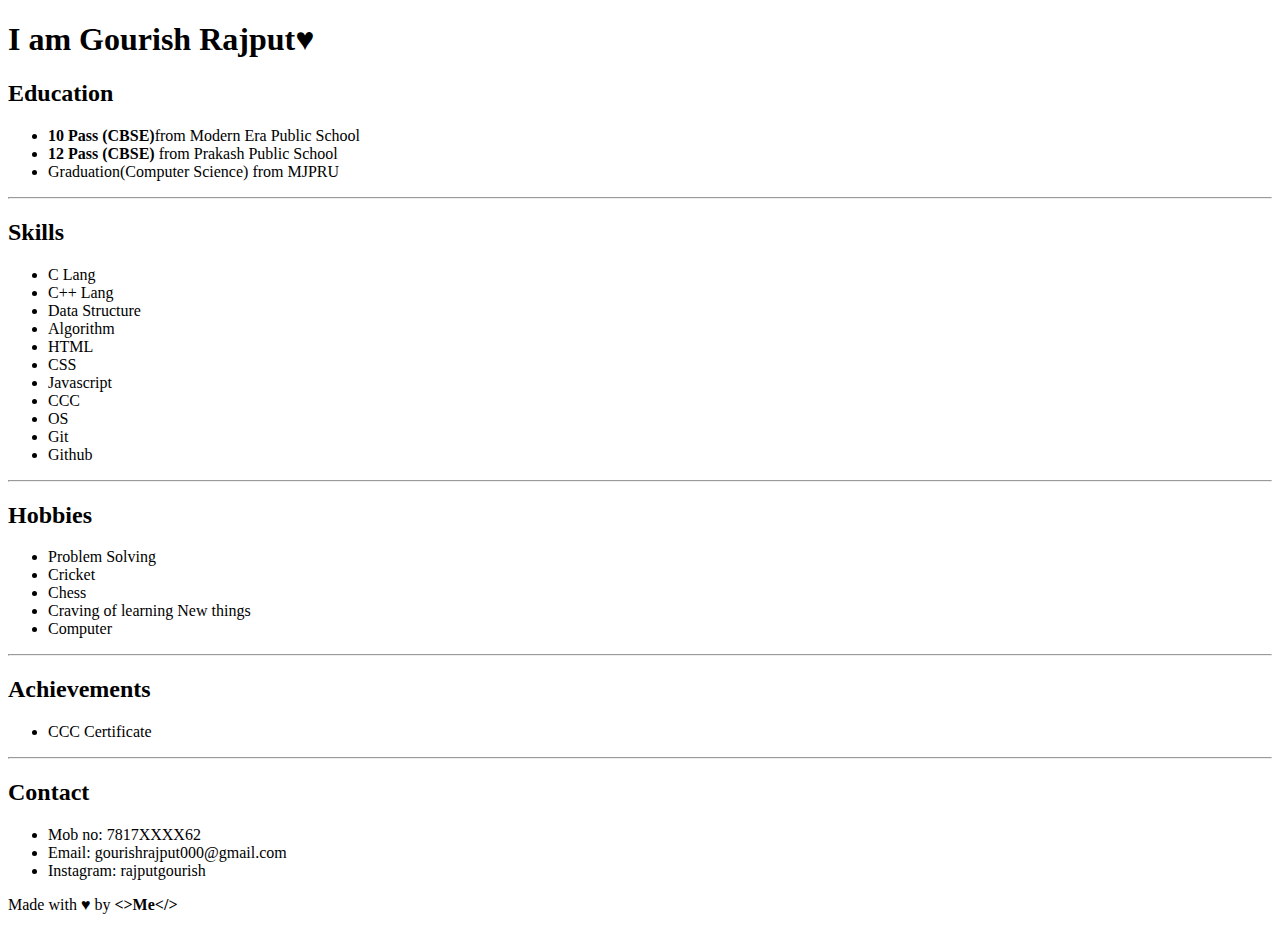
<file: 01-pure-html-portfolio/index.html>
<!DOCTYPE html>
<html lang="en">

<head>
    <meta charset="UTF-8">
    <meta name="viewport" content="width=device-width, initial-scale=1.0">
    <title>My Portfolio - Pure HTML</title>
</head>

<body>
    <header>
        <h1>I am Gourish Rajput&hearts;</h1>
        <!-- <img src="myimg.jpg" alt="my image" width="200px"> -->
    </header>
    <section>
        <h2>Education</h2>
        <ul>
            <li><b>10 Pass (CBSE)</b>from Modern Era Public School</li>
            <li><b>12 Pass (CBSE)</b> from Prakash Public School</li>
            <li>Graduation(Computer Science) from MJPRU</li>
        </ul>
    </section>
    <hr>
    <section>
        <h2>Skills</h2>
        <ul>
            <li>C Lang</li>
            <li>C++ Lang</li>
            <li>Data Structure</li>
            <li>Algorithm</li>
            <li>HTML</li>
            <li>CSS</li>
            <li>Javascript</li>
            <li>CCC</li>
            <li>OS</li>
            <li>Git</li>
            <li>Github</li>
        </ul>
    </section>
    <hr>
    <section>
        <h2>Hobbies</h2>
        <ul>
            <li>Problem Solving</li>
            <li>Cricket</li>
            <li>Chess</li>
            <li>Craving of learning New things</li>
            <li>Computer</li>
        </ul>
    </section>
    <hr>
    <section>
        <h2>Achievements</h2>
        <ul>
            <li>CCC Certificate</li>
        </ul>
    </section>
    <hr>
    <footer>
        <h2>Contact</h2>
        <ul>
            <li>Mob no: 7817XXXX62</li>
            <li>Email: gourishrajput000@gmail.com</li>
            <li>Instagram: rajputgourish</li>
        </ul>

        <p>Made with &hearts; by <b> &lt;&gt;Me&lt;/&gt;</b></p>
    </footer>
</body>

</html>
</file>
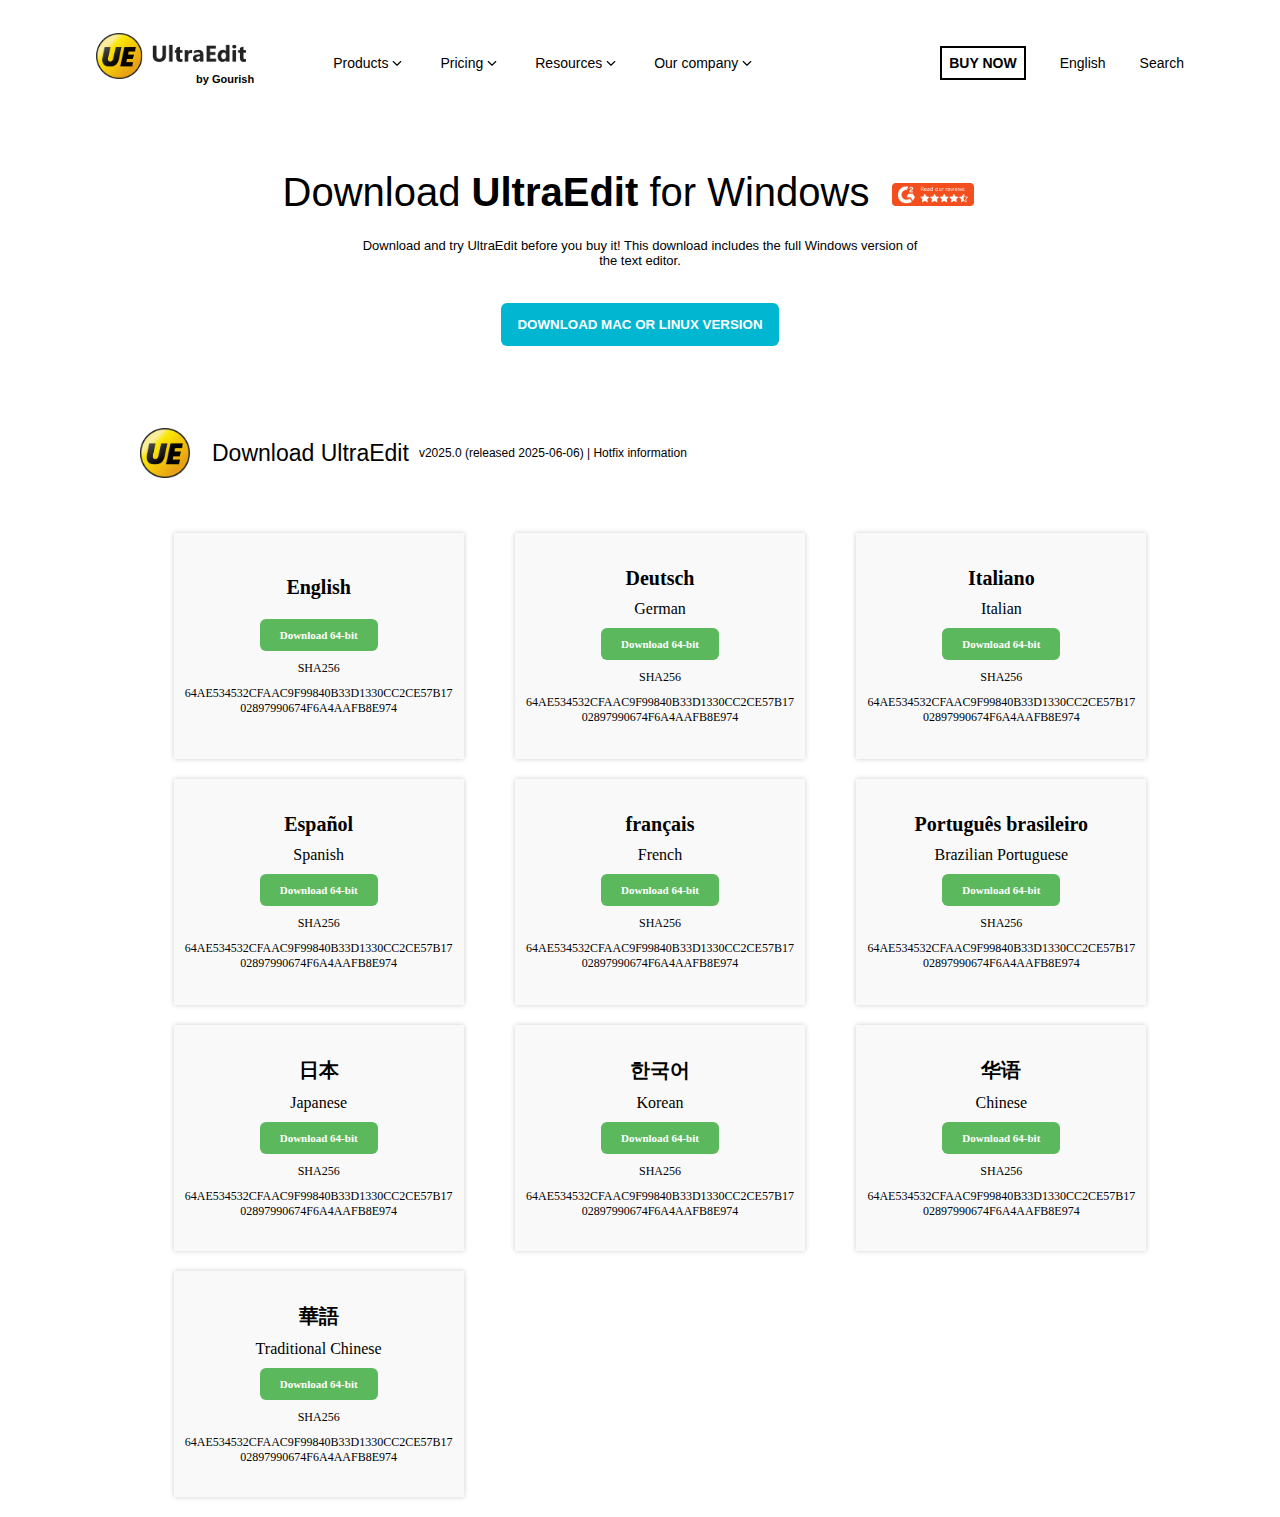
<file: 03-ultraedit-clone/index.html>
<!DOCTYPE html>
<html lang="en">

<head>
    <meta charset="UTF-8">
    <meta name="viewport" content="width=device-width, initial-scale=1.0">
    <title>UltraEdit Landing Page Clone (HTML & CSS)</title>
    <link rel="shortcut icon" href="favicon.ico" type="image/x-icon">
    <link rel="stylesheet" href="style.css">
</head>

<body>
    <header>
        <nav>
            <div class="logo">
                <img src="./assets/image.png" alt="logo">
                <sub>by Gourish</sub>
            </div>
            <div class="right">
                <ul>
                    <li><span>Products</span> <img src="./assets/down.svg" alt="downarrow"> </li>
                    <li><span>Pricing</span> <img src="./assets/down.svg" alt="downarrow"> </li>
                    <li><span>Resources</span> <img src="./assets/down.svg" alt="downarrow"> </li>
                    <li><span>Our company</span> <img src="./assets/down.svg" alt="downarrow"> </li>
                    <li class="end">BUY NOW</li>
                    <li>English</li>
                    <li>Search</li>
                </ul>
            </div>
        </nav>
    </header>

    <main>
        <section class="first">
            <span>Download <b>UltraEdit</b> for Windows<img src="./assets/image copy 2.png" alt="image"
                    width="60px"></span>
            <div>
                <p>Download and try UltraEdit before you buy it! This download includes the full Windows version of the
                    text editor.</p>
            </div>
            <div> <button class="btn">Download Mac or Linux version
                </button>
            </div>
        </section>

        <section class="second">
            <div class="download">
                <img src="./assets/image copy.png" alt="logo" width="50px">
                <span>Download UltraEdit</span>
                <span class="small"> v2025.0 (released 2025-06-06) | Hotfix information</span>
            </div>

            <div class="container">
                <div class="item">
                    <div class="item-lang">English</div>
                    <p class="translate"></p>
                    <a href="./assets/uex_23.0.0.21_amd64.deb" download="">Download 64-bit</a>
                    <p class="cursor small">SHA256</p>
                    <p class="cursor small"> 64AE534532CFAAC9F99840B33D1330CC2CE57B1702897990674F6A4AAFB8E974
                    </p>

                </div>
                <div class="item">
                    <div class="item-lang">Deutsch</div>
                    <p class="translate">German</p>
                    <a href="./assets/uex_23.0.0.21_amd64.deb" download="">Download 64-bit</a>
                    <p class="cursor small">SHA256</p>
                    <p class="cursor small"> 64AE534532CFAAC9F99840B33D1330CC2CE57B1702897990674F6A4AAFB8E974
                    </p>
                </div>
                <div class="item">
                    <div class="item-lang">Italiano</div>
                    <p class="translate">Italian</p>
                    <a href="./assets/uex_23.0.0.21_amd64.deb" download="">Download 64-bit</a>
                    <p class="cursor small">SHA256</p>
                    <p class="cursor small"> 64AE534532CFAAC9F99840B33D1330CC2CE57B1702897990674F6A4AAFB8E974
                    </p>
                </div>
                <div class="item">
                    <div class="item-lang">Español</div>
                    <p class="translate">Spanish</p>
                    <a href="./assets/uex_23.0.0.21_amd64.deb" download="">Download 64-bit</a>
                    <p class="cursor small">SHA256</p>
                    <p class="cursor small"> 64AE534532CFAAC9F99840B33D1330CC2CE57B1702897990674F6A4AAFB8E974
                    </p>
                </div>
                <div class="item">
                    <div class="item-lang">français</div>
                    <p class="translate">French</p>
                    <a href="./assets/uex_23.0.0.21_amd64.deb" download="">Download 64-bit</a>
                    <p class="cursor small">SHA256</p>
                    <p class="cursor small"> 64AE534532CFAAC9F99840B33D1330CC2CE57B1702897990674F6A4AAFB8E974
                    </p>
                </div>
                <div class="item">
                    <div class="item-lang">Português brasileiro</div>
                    <p class="translate">Brazilian Portuguese</p>
                    <a href="./assets/uex_23.0.0.21_amd64.deb" download="">Download 64-bit</a>
                    <p class="cursor small">SHA256</p>
                    <p class="cursor small"> 64AE534532CFAAC9F99840B33D1330CC2CE57B1702897990674F6A4AAFB8E974
                    </p>
                </div>
                <div class="item">
                    <div class="item-lang">日本</div>
                    <p class="translate">Japanese</p>
                    <a href="./assets/uex_23.0.0.21_amd64.deb" download="">Download 64-bit</a>
                    <p class="cursor small">SHA256</p>
                    <p class="cursor small"> 64AE534532CFAAC9F99840B33D1330CC2CE57B1702897990674F6A4AAFB8E974
                    </p>
                </div>
                <div class="item">
                    <div class="item-lang">한국어</div>
                    <p class="translate">Korean</p>
                    <a href="./assets/uex_23.0.0.21_amd64.deb" download="">Download 64-bit</a>
                    <p class="cursor small">SHA256</p>
                    <p class="cursor small"> 64AE534532CFAAC9F99840B33D1330CC2CE57B1702897990674F6A4AAFB8E974
                    </p>
                </div>
                <div class="item">
                    <div class="item-lang">华语</div>
                    <p class="translate">Chinese</p>
                    <a href="./assets/uex_23.0.0.21_amd64.deb" download="">Download 64-bit</a>
                    <p class="cursor small">SHA256</p>
                    <p class="cursor small"> 64AE534532CFAAC9F99840B33D1330CC2CE57B1702897990674F6A4AAFB8E974
                    </p>
                </div>
                <div class="item">
                    <div class="item-lang">華語</div>
                    <p class="translate">Traditional Chinese</p>
                    <a href="./assets/uex_23.0.0.21_amd64.deb" download="">Download 64-bit</a>
                    <p class="cursor small">SHA256</p>
                    <p class="cursor small"> 64AE534532CFAAC9F99840B33D1330CC2CE57B1702897990674F6A4AAFB8E974
                    </p>
                </div>
            </div>
        </section>
    </main>
</body>

</html>
</file>
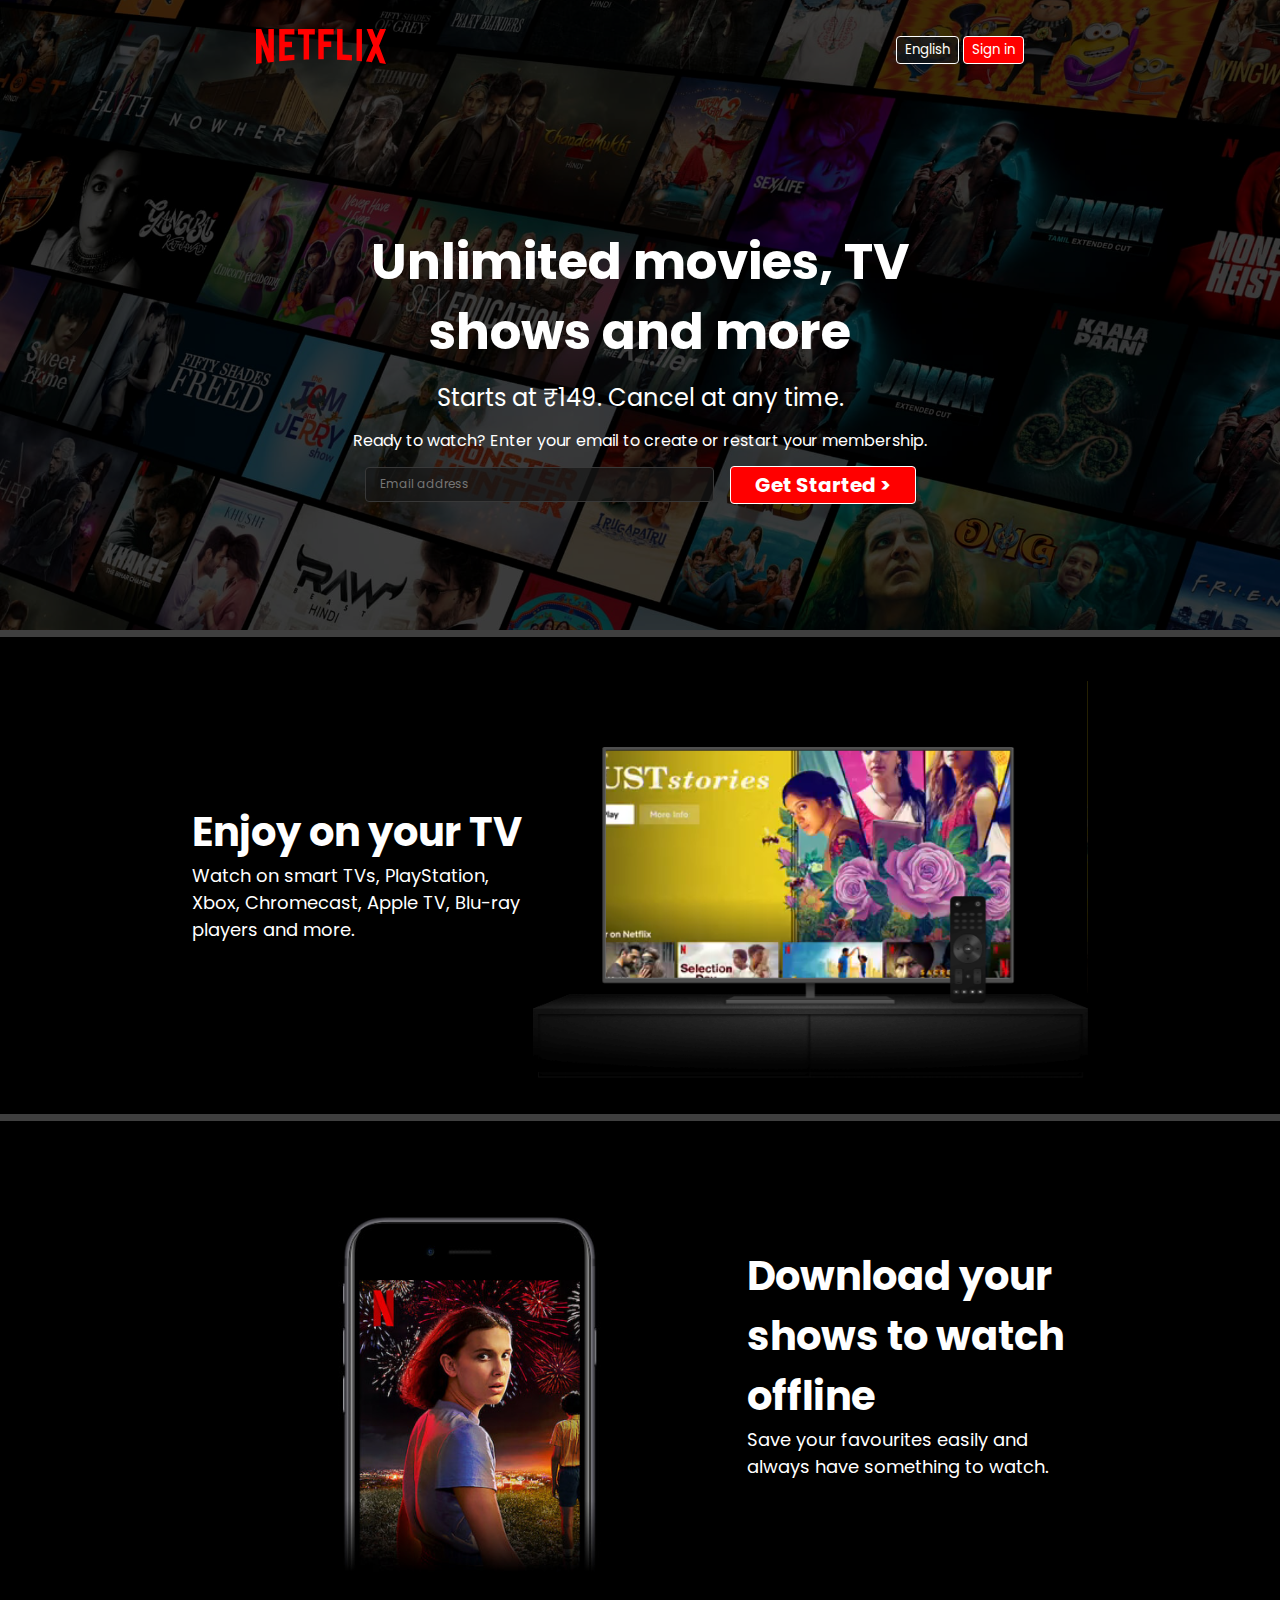
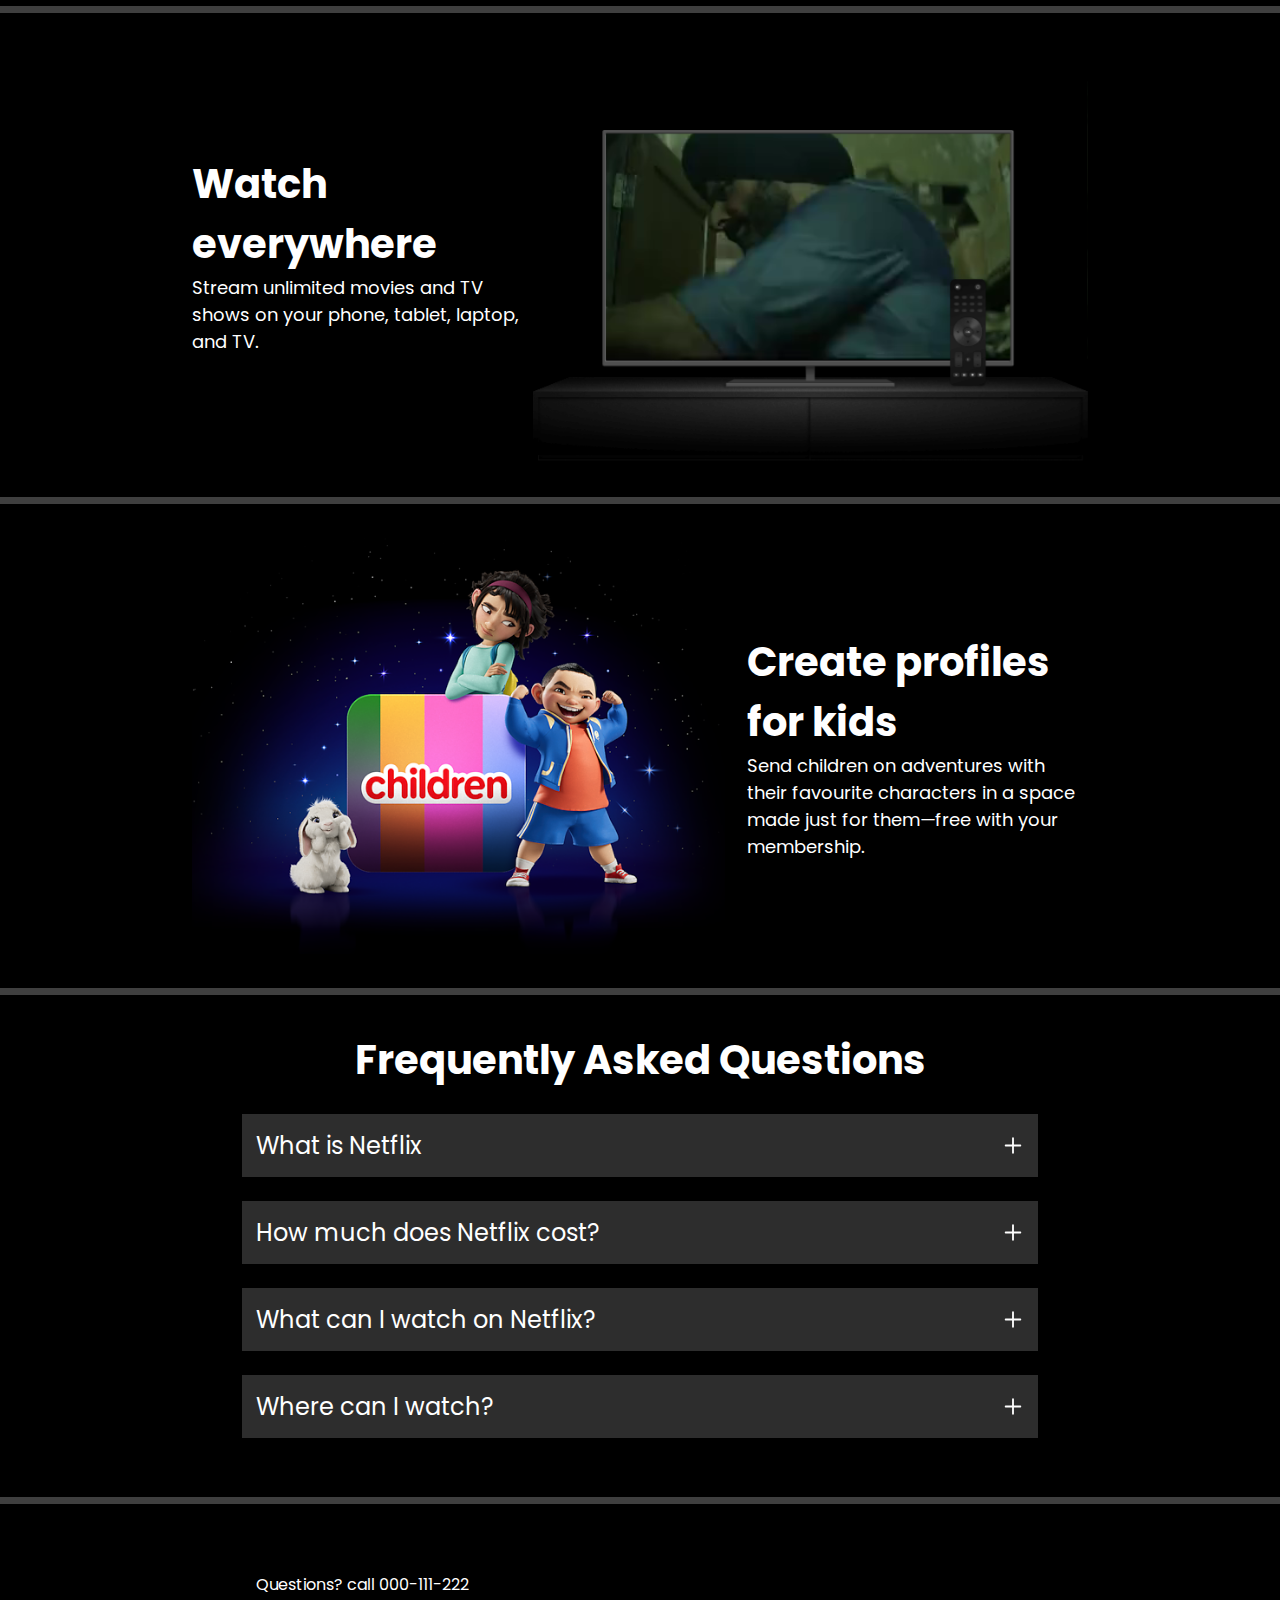
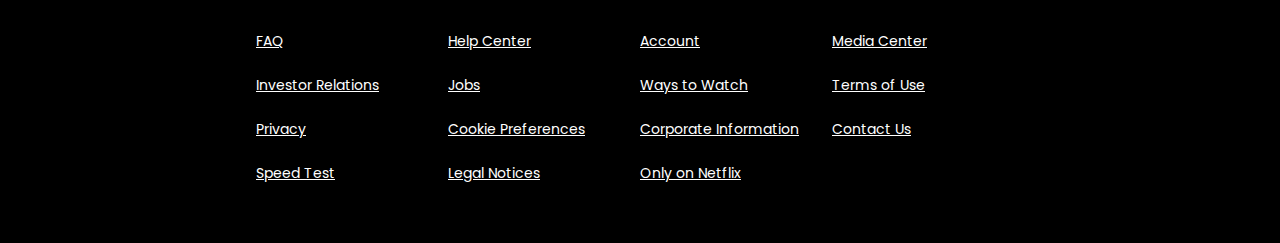
<file: 04-netflix-clone/index.html>
<!DOCTYPE html>
<html lang="en">

<head>
    <meta charset="UTF-8">
    <meta name="viewport" content="width=device-width, initial-scale=1.0">
    <title>Netflix India - Watch TV Shows Online, Watch Movies Online</title>
    <link rel="shortcut icon" href="favicon.ico" type="image/x-icon">
    <link rel="stylesheet" href="style.css">
</head>

<body>
    <div class="main">
        <nav>
            <span>
                <img src="Assets/Images/logo.svg" alt="logo" width="80px">
            </span>
            <div>
                <button class="btn">English</button>
                <a href="Sign_In.html" target="_blank">
                    <button class="btn btn-red-sm">Sign in</button>
                </a>
            </div>
        </nav>
        <div class="box">
        </div>

        <div class="hero">
            <span>
                Unlimited movies, TV shows and more
            </span>
            <span>
                Starts at ₹149. Cancel at any time.
            </span>
            <span> Ready to watch? Enter your email to create or restart your membership.
            </span>

            <span class="hero-buttons">
                <input type="email" placeholder="Email address">
                <button class="btn btn-red">Get Started &gt</button>   
            </span>
        </div>

        <div class="saperation"></div>

    </div>

    <section class="first">
        <div>
            <span>Enjoy on your TV</span>
            <span>Watch on smart TVs, PlayStation, Xbox, Chromecast, Apple TV, Blu-ray players and more.</span>
        </div>
        <div class="secimg">
            <img src="Assets/Images/TV.png" alt="tvimage">
            <video src="Assets/videos/video-tv.m4v" autoplay loop muted></video>
        </div>

    </section>

    <div class="saperation"></div>

    <section class="first second">
        <div class="secimg">
            <img src="Assets/Images/Mobile.png" alt="mobileimage">
        </div>
        <div>
            <span>Download your shows to watch offline</span>
            <span>Save your favourites easily and always have something to watch.</span>
        </div>

    </section>

    <div class="saperation"></div>

    <section class="first third">
        <div>
            <span>Watch everywhere</span>
            <span>Stream unlimited movies and TV shows on your phone, tablet, laptop, and TV.</span>
        </div>
        <div class="secimg">
            <img src="Assets/Images/TV.png" alt="tvimage">
            <video src="Assets/videos/video1.m4v" autoplay loop muted></video>
        </div>
    </section>

    <div class="saperation"></div>

    <section class="first forth">
        <div class="secimg">
            <img src="Assets/Images/Children.png" alt="mobileimage">
        </div>
        <div>
            <span>Create profiles for kids</span>
            <span>Send children on adventures with their favourite characters in a space made just for them—free with
                your membership.</span>
        </div>

    </section>

    <div class="saperation"></div>

    <section class="faq">
        <h2>Frequently Asked Questions</h2>
        <div class="faq-box">
            <span>What is Netflix</span>
            <img src="Assets/Images/plus.svg" alt="plusIcon" width="22px">
        </div>
        <div class="faq-box">
            <span>How much does Netflix cost?</span>
            <img src="Assets/Images/plus.svg" alt="plusIcon" width="22px">
        </div>
        <div class="faq-box">
            <span>What can I watch on Netflix?</span>
            <img src="Assets/Images/plus.svg" alt="plusIcon" width="22px">
        </div>
        <div class="faq-box">
            <span>Where can I watch?</span>
            <img src="Assets/Images/plus.svg" alt="plusIcon" width="22px">
        </div>
    </section>

    <div class="saperation"></div>

    <footer>
        <div class="questioin">Questions? call 000-111-222</div>
        <div class="footer">

                <div class="footer-item">
                    <a href="#">FAQ</a>
                    <a href="#">Investor Relations</a>
                    <a href="#">Privacy</a>
                    <a href="#">Speed Test</a>
                </div>

                <div class="footer-item">
                    <a href="#">Help Center</a>
                    <a href="#">Jobs</a>
                    <a href="#">Cookie Preferences</a>
                    <a href="#">Legal Notices</a>
                </div>

                <div class="footer-item">
                    <a href="#">Account</a>
                    <a href="#">Ways to Watch</a>
                    <a href="#">Corporate Information</a>
                    <a href="#">Only on Netflix</a>
                </div>

                <div class="footer-item">
                    <a href="#">Media Center</a>
                    <a href="#">Terms of Use</a>
                    <a href="#">Contact Us</a>
                </div>

            </div>
    </footer>
</body>

</html>>
</file>
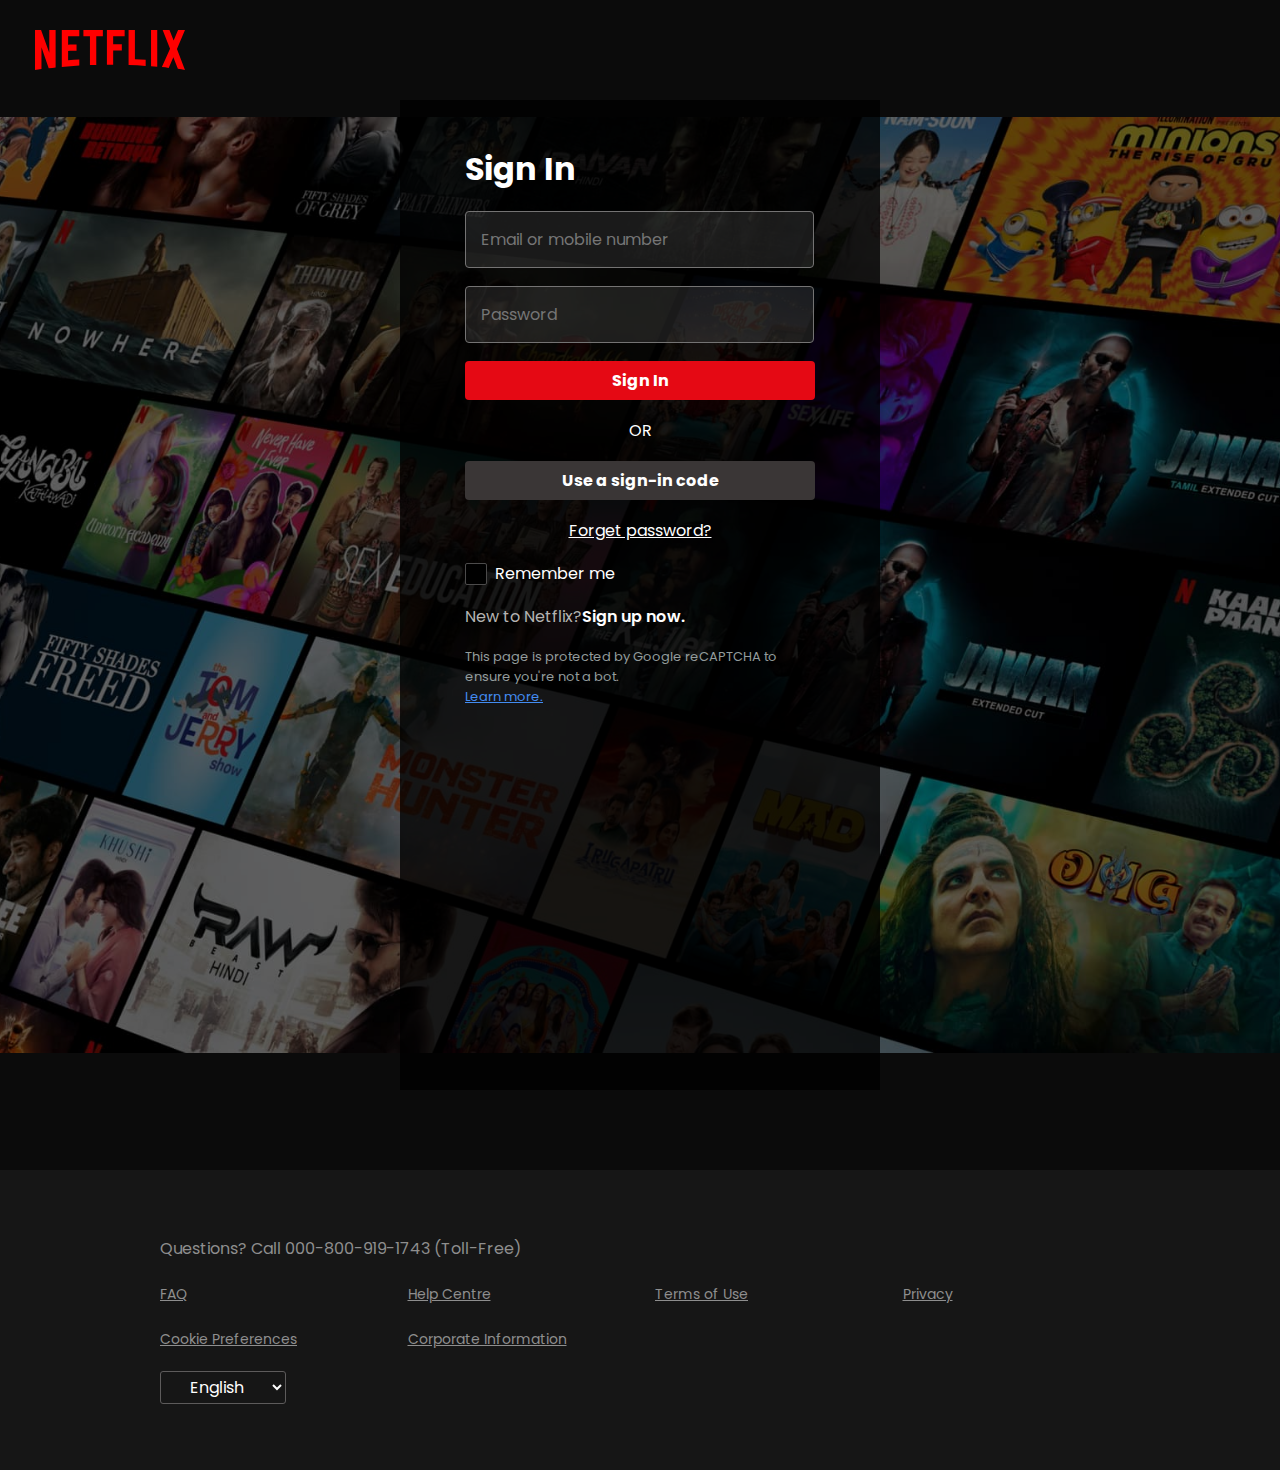
<file: 04-netflix-clone/Sign_In.html>
<!DOCTYPE html>
<html lang="en">

<head>
    <meta charset="UTF-8">
    <meta name="viewport" content="width=device-width, initial-scale=1.0">
    <title>Netflix</title>
    <link rel="stylesheet" href="signin.css">
</head>

<body>

    <div class="main">

        <nav class="logo">
            <img src="Assets/Images/logo.svg" alt="logo">
        </nav>

        <div class="box"></div>


        <div class="signin">
            <form action="">
                <h1 class="signtext">Sign In</h1>
                <div>
                    <input class="input" type="email" placeholder="Email or mobile number">
                </div>
                <div>
                    <input class="input" type="password" placeholder="Password">
                </div>
                <button class="button">Sign In</button>
                <div class="or">OR</div>
                <button class="button btncol">Use a sign-in code</button>
                <a class="forgetpw" href="">Forget password?</a>

                <div class="Remember">
                    <input type="checkbox" name="checkbox" id="Remember">
                    <span class="custom-checkbox"><img src="Assets/tick.svg" alt="tick"></span>
                    <label for="Remember">Remember me</label>
                </div>

                <div class="signup">New to Netflix?<a href="index.html">Sign up now.</a></div>

                <div class="lasttext">
                    <div>This page is protected by Google reCAPTCHA to ensure you're not a bot.</div>
                    <a class="Learn" href="">Learn more.</a>
                </div>

            </form>
        </div>

    </div>
    <footer>

        <div class="wrap">

            <div>Questions? Call 000-800-919-1743 (Toll-Free)</div>
            <div class="footer">
                <div><a href="">FAQ</a></div>
                <div><a href="">Help Centre</a></div>
                <div><a href="">Terms of Use</a></div>
                <div><a href="">Privacy</a></div>
                <div><a href="">Cookie Preferences</a></div>
                <div><a href="">Corporate Information</a></div>
            </div>

            <select name="lang" id="lang">
                <option value="English">English</option>
                <option value="English">हिन्दी</option>
            </select>
        </div>

    </footer>


</body>

</html>
</file>
<file: 03-ultraedit-clone/style.css>
* {
     margin: 0px;
     padding: 0px;
 }

 .logo {
     width: 45px;
     height: 34px;
 }

 .logo img {
     width: 150px;
 }

 nav {
     height: 100px;
     display: flex;
     justify-content: space-around;
     align-items: center;
     font-family: 'Segoe UI', Tahoma, Geneva, Verdana, sans-serif;
     font-size: 14px;
 }

 .right ul {

     display: flex;
     gap: 34px;
     margin-top: 25px;
 }

 .right ul li {
     list-style: none;
     display: flex;
     align-items: center;
     cursor: pointer;
 }

 .end {
     margin-left: 150px;
     border: 2px solid black;
     padding: 7px;
     font-weight: bold;
 }

 ul li img {
     width: 18px;
 }

 sub {
     display: inline-block;
     white-space: nowrap;
     font-size: 11px;
     font-weight: 600;
     position: relative;
     left: 100px;
     top: -16px;
 }

 /* Main grid */

 .container {
     padding: 20px;
     width: 100%;
     display: grid;
     justify-items: center;

     grid-template-columns: repeat(auto-fill, minmax(270px, 1fr));
     gap: 20px 0;
 }

 .item {
     padding: 20px 10px;
     background-color: #f9f9f9;
     width: 270px;
     height: 186px;
     display: flex;
     flex-direction: column;
     align-items: center;
     justify-content: center;
     word-break: break-word;
     text-align: center;
     box-shadow: 0 0 5px rgba(0, 0, 0, 0.2);
     gap: 10px;
 }


 .item a {
     padding: 10px 20px;
     color: #fff;
     background-color: #5cb85c;
     font-size: 11px;
     font-weight: 600;
     border-radius: 6px;
 }

 .item a:link {
     text-decoration: none;
 }

 .cursor {
     cursor: pointer;
 }


 .first {
     display: flex;
     flex-direction: column;
     justify-content: center;
     align-items: center;
     gap: 23px;
     margin: 70px;
     font-family: sans-serif;
 }

 .first span {
     font-size: 40px;
 }

 .first span img {
     width: 82px;
     margin: 0px 23px;
 }

 .first p {
     font-size: 13px;
     width: 44vw;
     text-align: center;
 }

 .btn {
     background-color: #00b6d1;
     padding: 14px 16px;
     color: #fff;
     border: none;
     border-radius: 6px;
     font-weight: 700;
     text-transform: uppercase;
     margin: 12px 0px;
     cursor: pointer;
 }


 .second {
     max-width: 80vw;
     margin: auto;
 }

 .item-lang {
     font-size: 20px;
     font-weight: 900;
     text-align: center;
 }


 .download :nth-child(2) {
     font-size: 23px;
 }

 .small {
     font-size: 12px;
 }

 .download img {
     padding: 0px 12px;
 }

 .download {
     font-family: sans-serif;
     display: flex;
     align-items: center;
     gap: 10px;
     margin: 35px 0px;
 }
</file>
<file: 04-netflix-clone/style.css>
@import url('https://fonts.googleapis.com/css2?family=Martel+Sans:wght@200;300;400;600;700;800;900&family=Poppins:ital,wght@0,100;0,200;0,300;0,400;0,500;0,600;0,700;0,800;0,900;1,100;1,200;1,300;1,400;1,500;1,600;1,700;1,800;1,900&display=swap');


* {
    margin: 0;
    padding: 0;
    font-family: "Poppins", sans-serif;
}

body {
    background-color: black;
}

.main {
    background-image: url("Assets/Images/bg1.png");
    background-position: center center;
    background-repeat: no-repeat;
    background-size: max(1260px, 100vw);
    height: 70vh;
    position: relative;
}


.main .box {
    height: 70vh;
    width: 100%;
    opacity: 0.69;
    background-color: black;
    position: absolute;
    top: 0;

}

nav {
    max-width: 60vw;
    justify-content: space-between;
    margin: auto;
    display: flex;
    align-items: center;
    height: 100px;
}


nav img {
    width: 130px;
    position: relative;
    z-index: 10;
}

nav button {
    position: relative;
    z-index: 10;
}

.hero {
    height: calc(100% - 100px);
    position: relative;
    display: flex;
    justify-content: center;
    align-items: center;
    color: #fff;
    flex-direction: column;

    padding: 0 30px;
    gap: 13px;
}


.hero> :nth-child(1) {
    font-size: 50px;
    font-weight: bolder;
    max-width: 700px;
    line-height: 70px;
    text-align: center;
}

.hero> :nth-child(2) {
    font-size: 24px;
    text-align: center;
}

.hero> :nth-child(3) {
    font-size: 16px;
    text-align: center;
}

.saperation {
    position: relative;
    z-index: 20;
    height: 7px;
    background-color: rgb(63, 63, 63);
}


.btn {
    padding: 3px 8px;
    font-weight: 400;
    background-color: rgba(23, 23, 23, 0.7);
    color: white;


    border-radius: 4px;
    border: 1px solid white;
    cursor: pointer;
}

.btn-red {
    background-color: red;
    padding: 3px 24px;
    font-size: 20px;
    border-radius: 4px;
    color: white;
    font-weight: bold;
}

.btn-red-sm {
    background-color: red;
    color: white;
}

.main input {
    padding: 7px 101px 8px 14px;
    color: white;
    font-size: 12px;
    border-radius: 4px;
    background-color: rgba(23, 23, 23, 0.7);
    border: 1px solid #383838;
}

.hero-buttons {
    display: flex;
    justify-content: center;
    align-items: center;
    gap: 16px;
}


.first {
    display: flex;
    justify-content: center;
    align-items: center;
    max-width: 70vw;
    color: white;
    margin: auto;
}


.secimg {
    position: relative;
}

.secimg img {
    width: 555px;
    position: relative;
    z-index: 10;
}

.secimg video {
    position: absolute;
    top: 51px;
    right: 0px;
    width: 555px;
}


section.first>div {
    display: flex;
    flex-direction: column;
    padding: 34px 0;
}

section.first>div :nth-child(1) {
    font-weight: bolder;
    font-size: 40px;
}

section.first>div :nth-child(2) {
    font-size: 18px;
}

.faq h2 {
    text-align: center;
    font-size: 40px;
}

.faq {
    padding: 35px;
    color: white;
}

.faq-box:hover {
    background-color: #414141;
}

.faq-box {
    transition: all 0.5s ease;
    font-size: 24px;
    display: flex;
    justify-content: space-between;
    background-color: #2d2d2d;
    padding: 14px;
    max-width: 60vw;
    margin: 24px auto;

    cursor: pointer;
}

footer {
    color: white;
    max-width: 60vw;
    margin: auto;
    padding: 34px;
}

.questioin {
    padding: 34px 0;
}

.footer {
    display: grid;
    grid-template-columns: 1fr 1fr 1fr 1fr;
}

@media screen and (max-width:1200px) {
    nav {
        max-width: 90vw;
    }

    .first {
        flex-wrap: wrap;
    }

    .secimg img {
        width: 305px;
    }

    .secimg video {
        width: 305px;
    }

    .hero> :nth-child(1) {
        font-size: 32px;
    }

    .hero> :nth-child(2) {
        font-size: 18px;
    }

    .hero> :nth-child(3) {
        font-size: 18px;
    }

    .hero-buttons {
        flex-direction: column;
    }

    .faq h2 {
        font-size: 32px;
    }


    footer {
        max-width: 90vw;
    }

    .footer-item{
        align-items: center;
    }

}


@media screen and (max-width:1200px) {
    .footer {
        display: grid;
        grid-template-columns: 1fr 1fr;
        gap: 25px;

    }
}

.footer a {
    color: white;
    font-size: 14px;
}

.footer-item {
    gap: 23px;
    display: flex;
    flex-direction: column;
}
</file>
<file: 04-netflix-clone/signin.css>
@import url('https://fonts.googleapis.com/css2?family=Bebas+Neue&family=Martel+Sans:wght@200;300;400;600;700;800;900&family=Poppins:ital,wght@0,100;0,200;0,300;0,400;0,500;0,600;0,700;0,800;0,900;1,100;1,200;1,300;1,400;1,500;1,600;1,700;1,800;1,900&display=swap');

:root {
    --Netflixfont: "poppins", "Bebas Neue", "Martel Sans", sans-serif;
}

* {
    margin: 0;
    padding: 0;
    font-family: var(--Netflixfont);
}

body{
    background-color: #161616;
}

.logo {
    margin: 0 35px;
    display: flex;
    align-items: center;
    height: 100px;
}

.logo>img {
    width: 150px;
    z-index: 10;
}

.main {
    height: 130vh;
    background-image: url(Assets/Images/bg1.png);
    background-position: center center;
    background-repeat: no-repeat;
    background-size: 130%;
    position: relative;
}

.box {
    height: 130vh;
    width: 100%;
    background-color: black;
    position: absolute;
    top: 0;
    opacity: 0.5;
}

.signin {
    width: 480px;
    height: 110vh;
    background-color: rgba(0, 0, 0, 0.759);
    margin: auto;
    z-index: 1;
}


/* Inside form */

form {
    width: 350px;
    color: #fff;
    margin: auto;

    display: flex;
    flex-direction: column;
    gap: 18px;
    position: relative;
}

.signtext {
    margin-top: 45px;
}

.input {
    width: 317px;
    padding: 15px;
    font-size: 16px;
    background-color: rgba(119, 118, 118, 0.22);
    color: #fff;
    border: 1px solid rgb(116, 115, 115);
    border-radius: 4px;
}

.input:focus {
    outline: 2px solid #fff;
    outline-offset: 1px;
}

.button {
    color: #fff;
    background-color: rgb(229, 9, 20);
    border: none;
    border-radius: 4px;
    font-size: 16px;
    padding: 7px;
    font-weight: bold;
    cursor: pointer;
}

.or {
    align-self: center;
}

.btncol {
    background-color: #3a3636;
}

.forgetpw {
    align-self: center;
    color: #fff;
}


.Remember {
    display: flex;
    align-items: center;
    cursor: pointer;
}

input[type="checkbox"] {
    display: none;
}

.custom-checkbox img {
    width: 19px;
}

.custom-checkbox {
    background-color: black;
    border: 1px solid #4c4b4b;
    border-radius: 2px;
    width: 20px;
    height: 20px;
    margin-right: 8px;
    display: inline-block;
    position: relative;
    transition: background 0.3s;
}

input[type="checkbox"]:checked+.custom-checkbox {
    background-color: white;
}

.Remember:hover .custom-checkbox {
    transition: all 0.3s;
    border: 1px solid #fff;
}

.signup {
    color: #b4b3b1;
}

.signup a {
    color: #fff;
    font-weight: 600;
    text-decoration: none;
}

.signup a:hover {
    text-decoration: underline;
}

.lasttext {
    font-size: 13px;
    color: #939c9c;
}

.Learn {
    color: #438cf1;
}

footer {
    background-color: #161616;
    color: #8e8e8e;
    height: 300px;
    display: flex;
    justify-content: center;
    align-items: center;
}

.wrap {
    width: 75vw;
    display: flex;
    flex-direction: column;
    gap: 20px;
}

.footer {
    display: grid;
    grid-template-columns: 1fr 1fr 1fr 1fr;
    gap: 20px 30px;
}

.footer a {
    font-size: 14px;
    color: #8e8e8e;
}

#lang {
    display: flex;
    align-self: flex-start;
    background-color: transparent;
    color: #fff;
    padding: 3px 25px;
    border: 1px solid rgb(93, 91, 91);
    border-radius: 3px;
    font-size: 16px;
}
</file>
